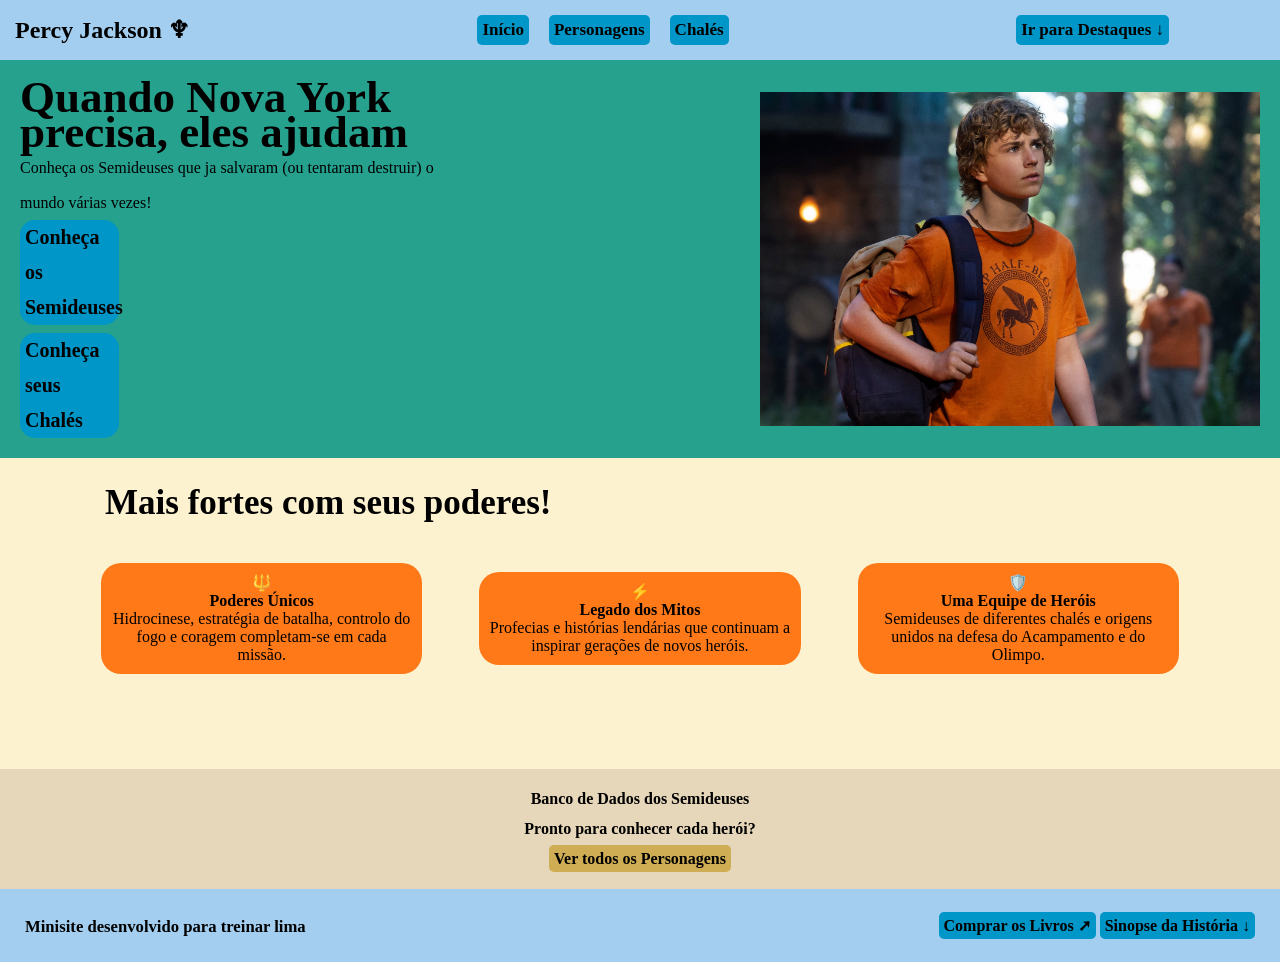
<file: index.html>
<!DOCTYPE html>
<html>
    <head>
    <meta charset="UTF-8"/>
    <title>Percy Jackson e  os Olimpianos</title>
    <link rel="stylesheet" href="css/style.css" />
    </head>
    <body>
        <header>
            <section>
            <h1>Percy Jackson ♆</h1>
            </section>
            <section id="botao-inicial">
            <a href="index.html" class="apertar"><b>Início</b></a>
            <a href="pages/personagens.html" class="apertar"><b>Personagens</b></a>
            <a href="pages/chales.html" class="apertar"><b>Chalés</b></a>
            </section>
            <a href="#destaque" class="apertar"><b>Ir para Destaques ↓</b></a>
        </header>
        <main>
            <section id="tela-inicial">
            <section>
            <h2><b>Quando Nova York precisa, eles ajudam</b></h2>
            <p>Conheça os Semideuses que ja salvaram (ou tentaram destruir) o mundo várias vezes!</p>
            <section id="conheca">
                <a href="pages/personagens.html" class="apertar-conheca"><b>Conheça os Semideuses</b></a>
                <a href="pages/chales.html" class="apertar-conheca"><b>Conheça seus Chalés</b></a>
            </section>
            </section>
            <img src="assets/img/percy.png" a="Série do Percy Jackson">
            </section>
            <section id="destaque">
                <h3 id="poderes">Mais fortes com seus poderes!</h3>
                <section id="cards">
                    <article id="unicos">
                        <p>🔱</p>
                        <h4>Poderes Únicos</h4>
                        <p>Hidrocinese, estratégia de batalha, controlo do fogo e coragem completam-se em cada missão.</p>
                    </article>
                     <article id="mitos">
                        <p>⚡</p>
                        <h4>Legado dos Mitos</h4>
                        <p>Profecias e histórias lendárias que continuam a inspirar gerações de novos heróis.</p>
                    </article>
                     <article id="equipe">
                        <p>🛡️</p>
                        <h4>Uma Equipe de Heróis</h4>
                        <p>Semideuses de diferentes chalés e origens unidos na defesa do Acampamento e do Olimpo.</p>
                    </article>
                </section>
            </section>
            <section id="parte-baixo">
                <p><b>Banco de Dados dos Semideuses</b></p>
                <p><b>Pronto para conhecer cada herói?</b></p>
                <a href="pages/personagens.html" id="aperta-percy"><b>Ver todos os Personagens</b></a>
            </section>
        </main>
        <footer>
            <section id="treinar">
            <p id="minisite"><b><small>Minisite desenvolvido para treinar lima</small></b></p>
            <article>
            <a href="https://www.google.com/url?sa=t&rct=j&q=&esrc=s&source=web&cd=&cad=rja&uact=8&ved=2ahUKEwjXt6Tj75mXAxVbBbkGHcnbN0wQFnoECB0QAQ&url=https%3A%2F%2Fwww.amazon.com.br%2FBox-Percy-Jackson-olimpianos-edi%25C3%25A7%25C3%25A3o%2Fdp%2F8551008889&usg=AOvVaw3_W7PD1lvLU8xLoU_dK3vC&opi=89978449" target="_blank" rel="noreferrer" class="apertar"><b>Comprar os Livros ➚</b></a>
            <a href="assets/files/sinopse-historia.txt" class="apertar"><b>Sinopse da História ↓</b></a>
            </article>
            </section>
        </footer>
    </body>
</html>
</file>
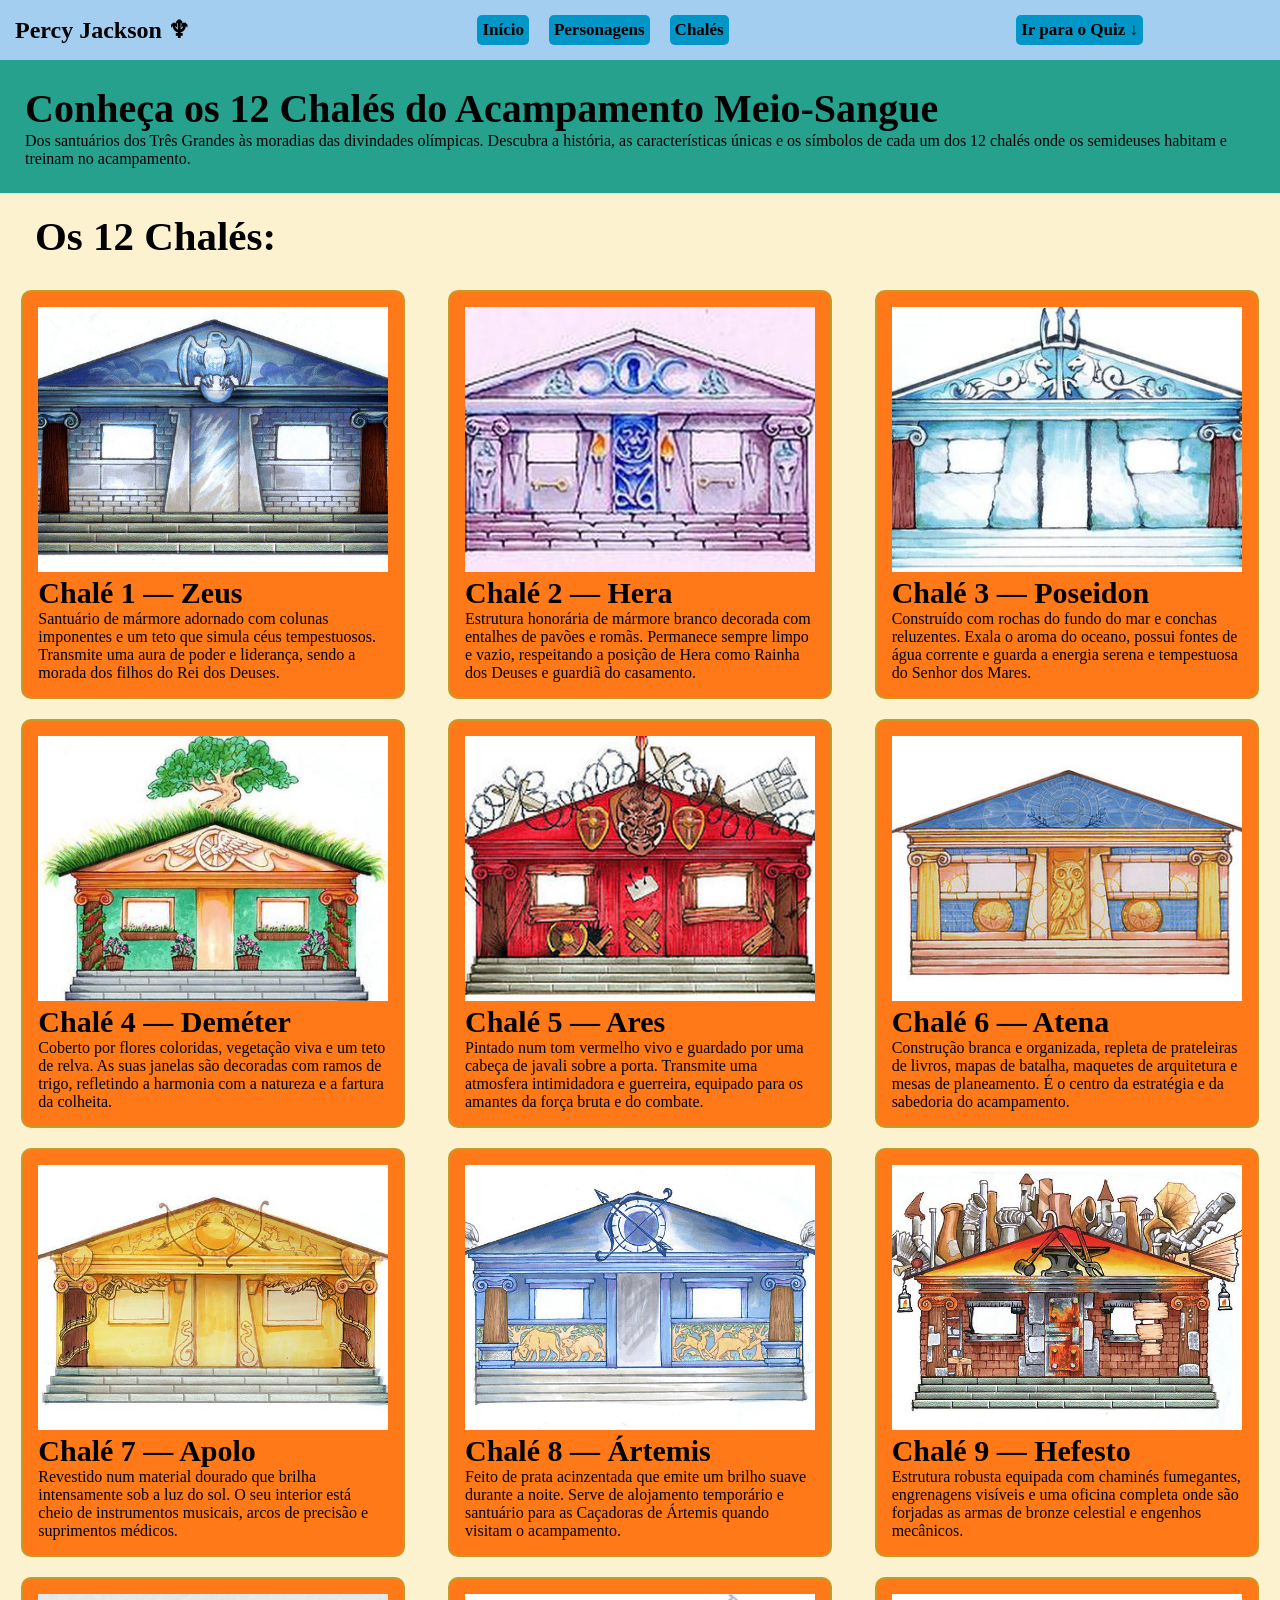
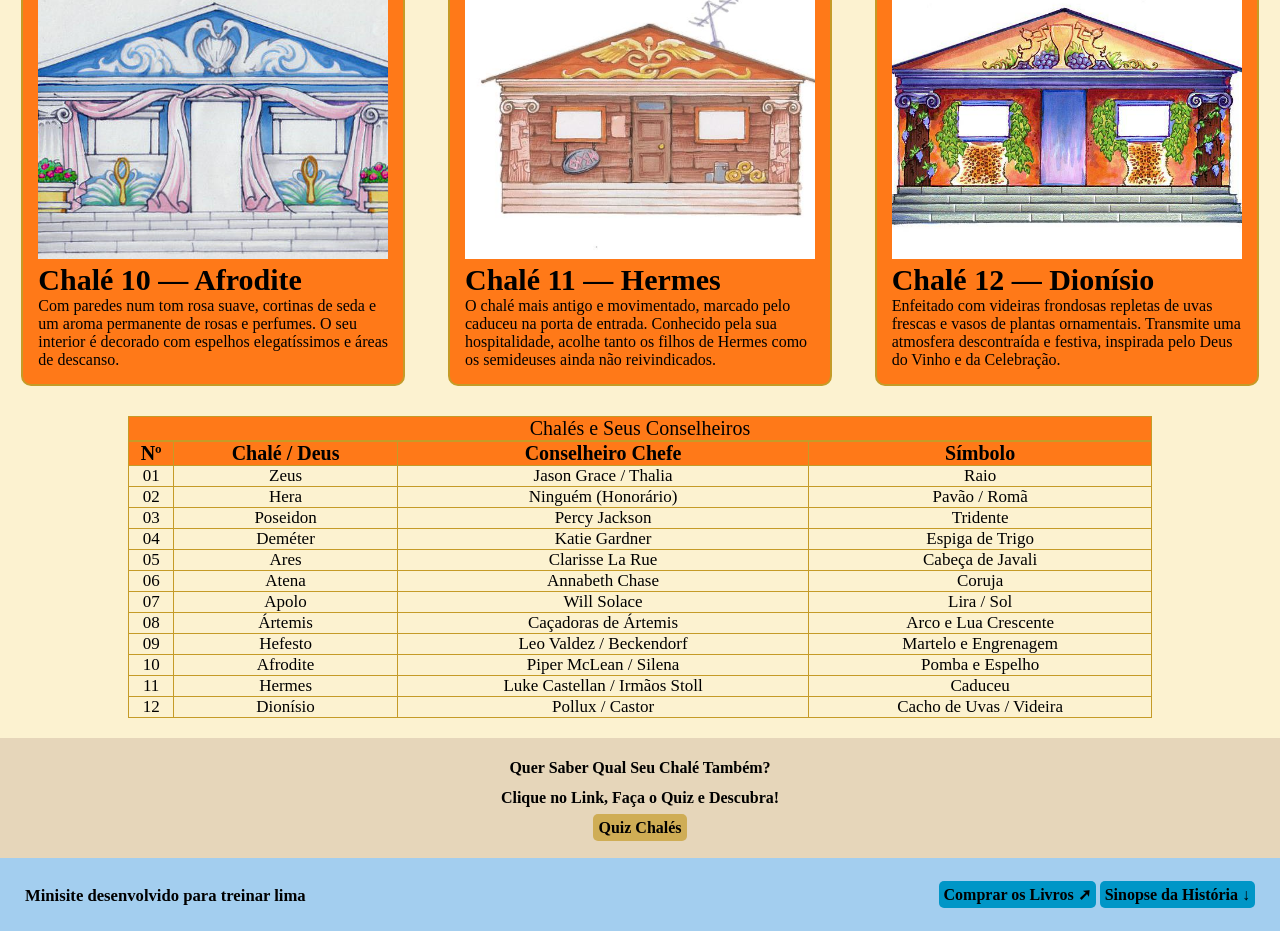
<file: pages/chales.html>
<!DOCTYPE html>
<html>
    <head>
    <meta charset="UTF-8"/>
    <title>Chalés</title>
    <link rel="stylesheet" href="../css/chales.css" />
    </head>
    <body>
        <header>
            <section>
            <h1>Percy Jackson ♆</h1>
            </section>
            <section id="botao-inicial">
            <a href="../index.html" class="apertar"><b>Início</b></a>
            <a href="personagens.html" class="apertar"><b>Personagens</b></a>
            <a href="chales.html" class="apertar"><b>Chalés</b></a>
            </section>
            <a href="#parte-baixo" class="apertar"><b>Ir para o Quiz ↓</b></a>
        </header>
        <main>
            <section id="inicio">
            <h2 id="conheca"><b>Conheça os 12 Chalés do Acampamento Meio-Sangue</b></h2>
            <p>Dos santuários dos Três Grandes às moradias das divindades olímpicas. Descubra a história, as características únicas e os símbolos de cada um dos 12 chalés onde os semideuses habitam e treinam no acampamento.</p>
            </section>
            <section id="titulo-cards">
                <h3>Os 12 Chalés:</h3>
            </section>
            <section id="cards">
                <section class="card">
                <img src="../assets/img/chale1.png" alt="Chalé 1 — Zeus">
                <p class="nomes"><b>Chalé 1 — Zeus</b></p>
                <p>Santuário de mármore adornado com colunas imponentes e um teto que simula céus tempestuosos. Transmite uma aura de poder e liderança, sendo a morada dos filhos do Rei dos Deuses.</p>
                </section>
                <section class="card">
                <img src="../assets/img/chale2.png" alt="Chalé 2 — Hera">
                <p class="nomes"><b>Chalé 2 — Hera</b></p>
                <p>Estrutura honorária de mármore branco decorada com entalhes de pavões e romãs. Permanece sempre limpo e vazio, respeitando a posição de Hera como Rainha dos Deuses e guardiã do casamento.</p>
                </section>
                <section class="card">
                <img src="../assets/img/chale3.png" alt="Chalé 3 — Poseidon">
                <p class="nomes"><b>Chalé 3 — Poseidon</b></p>
                <p>Construído com rochas do fundo do mar e conchas reluzentes. Exala o aroma do oceano, possui fontes de água corrente e guarda a energia serena e tempestuosa do Senhor dos Mares.</p>
                </section>
                <section class="card">
                <img src="../assets/img/chale4.png" alt="Chalé 4 — Deméter">
                <p class="nomes"><b>Chalé 4 — Deméter</b></p>
                <p>Coberto por flores coloridas, vegetação viva e um teto de relva. As suas janelas são decoradas com ramos de trigo, refletindo a harmonia com a natureza e a fartura da colheita.</p>
                </section>
                <section class="card">
                <img src="../assets/img/chale5.png" alt="Chalé 5 — Ares">
                <p class="nomes"><b>Chalé 5 — Ares</b></p>
                <p>Pintado num tom vermelho vivo e guardado por uma cabeça de javali sobre a porta. Transmite uma atmosfera intimidadora e guerreira, equipado para os amantes da força bruta e do combate.</p>
                </section>
                <section class="card">
                <img src="../assets/img/chale6.png" alt="Chalé 6 — Atena">
                <p class="nomes"><b>Chalé 6 — Atena</b></p>
                <p>Construção branca e organizada, repleta de prateleiras de livros, mapas de batalha, maquetes de arquitetura e mesas de planeamento. É o centro da estratégia e da sabedoria do acampamento.</p>
                </section>
                <section class="card">
                <img src="../assets/img/chale7.png" alt="Chalé 7 — Apolo">
                <p class="nomes"><b>Chalé 7 — Apolo</b></p>
                <p>Revestido num material dourado que brilha intensamente sob a luz do sol. O seu interior está cheio de instrumentos musicais, arcos de precisão e suprimentos médicos.</p>
                </section>
                <section class="card">
                <img src="../assets/img/chale8.png" alt="Chalé 8 — Ártemis">
                <p class="nomes"><b>Chalé 8 — Ártemis</b></p>
                <p>Feito de prata acinzentada que emite um brilho suave durante a noite. Serve de alojamento temporário e santuário para as Caçadoras de Ártemis quando visitam o acampamento.</p>
                </section>
                <section class="card">
                <img src="../assets/img/chale9.png" alt="Chalé 9 — Hefesto">
                <p class="nomes"><b>Chalé 9 — Hefesto</b></p>
                <p>Estrutura robusta equipada com chaminés fumegantes, engrenagens visíveis e uma oficina completa onde são forjadas as armas de bronze celestial e engenhos mecânicos.</p>
                </section>
                <section class="card">
                <img src="../assets/img/chale10.png" alt="Chalé 10 — Afrodite">
                <p class="nomes"><b>Chalé 10 — Afrodite</b></p>
                <p>Com paredes num tom rosa suave, cortinas de seda e um aroma permanente de rosas e perfumes. O seu interior é decorado com espelhos elegatíssimos e áreas de descanso.</p>
                </section>
                <section class="card">
                <img src="../assets/img/chale11.png" alt="Chalé 11 — Hermes">
                <p class="nomes"><b>Chalé 11 — Hermes</b></p>
                <p>O chalé mais antigo e movimentado, marcado pelo caduceu na porta de entrada. Conhecido pela sua hospitalidade, acolhe tanto os filhos de Hermes como os semideuses ainda não reivindicados.</p>
                </section>
                <section class="card">
                <img src="../assets/img/chale12.png" alt="Chalé 12 — Dionísio">
                <p class="nomes"><b>Chalé 12 — Dionísio</b></p>
                <p>Enfeitado com videiras frondosas repletas de uvas frescas e vasos de plantas ornamentais. Transmite uma atmosfera descontraída e festiva, inspirada pelo Deus do Vinho e da Celebração.</p>
                </section>
            </section>
            <section id="tabela">
                <table>
                    <caption>Chalés e Seus Conselheiros</caption>
                    <thead>
                        <th>Nº</th>
                        <th>Chalé / Deus</th>
                        <th>Conselheiro Chefe</th>
                        <th>Símbolo</th>
                    </thead>
                    <tbody>
                        <tr>
                            <td>01</td>
                            <td>Zeus</td>
                            <td>Jason Grace / Thalia</td>
                            <td>Raio</td>
                        </tr>
                         <tr>
                            <td>02</td>
                            <td>Hera</td>
                            <td>Ninguém (Honorário)</td>
                            <td>Pavão / Romã</td>
                        </tr>
                         <tr>
                            <td>03</td>
                            <td>Poseidon</td>
                            <td>Percy Jackson</td>
                            <td>Tridente</td>
                        </tr>
                         <tr>
                            <td>04</td>
                            <td>Deméter</td>
                            <td>Katie Gardner</td>
                            <td>Espiga de Trigo</td>
                        </tr>
                         <tr>
                            <td>05</td>
                            <td>Ares</td>
                            <td>Clarisse La Rue</td>
                            <td>Cabeça de Javali</td>
                        </tr>
                         <tr>
                            <td>06</td>
                            <td>Atena</td>
                            <td>Annabeth Chase</td>
                            <td>Coruja</td>
                        </tr>
                         <tr>
                            <td>07</td>
                            <td>Apolo</td>
                            <td>Will Solace</td>
                            <td>Lira / Sol</td>
                        </tr>
                         <tr>
                            <td>08</td>
                            <td>Ártemis</td>
                            <td>Caçadoras de Ártemis</td>
                            <td>Arco e Lua Crescente</td>
                        </tr>
                         <tr>
                            <td>09</td>
                            <td>Hefesto</td>
                            <td>Leo Valdez / Beckendorf</td>
                            <td>Martelo e Engrenagem</td>
                        </tr>
                         <tr>
                            <td>10</td>
                            <td>Afrodite</td>
                            <td>Piper McLean / Silena</td>
                            <td>Pomba e Espelho</td>
                        </tr>
                         <tr>
                            <td>11</td>
                            <td>Hermes</td>
                            <td>Luke Castellan / Irmãos Stoll</td>
                            <td>Caduceu</td>
                        </tr>
                         <tr>
                            <td>12</td>
                            <td>Dionísio</td>
                            <td>Pollux / Castor</td>
                            <td>Cacho de Uvas / Videira</td>
                        </tr>
                    </tbody>
                </table>
            </section>
            <section id="parte-baixo">
                <p><b>Quer Saber Qual Seu Chalé Também?</b></p>
                <p><b>Clique no Link, Faça o Quiz e Descubra!</b></p>
                <a href="https://percyjacksoncabin.com/pt-br" target="_blank" rel="noreferrer"  id="aperta-quiz"><b>Quiz Chalés</b></a>
            </section>
        </main>
        <footer>
            <section id="treinar">
            <p id="minisite"><b><small>Minisite desenvolvido para treinar lima</small></b></p>
            <article>
            <a href="https://www.google.com/url?sa=t&rct=j&q=&esrc=s&source=web&cd=&cad=rja&uact=8&ved=2ahUKEwjXt6Tj75mXAxVbBbkGHcnbN0wQFnoECB0QAQ&url=https%3A%2F%2Fwww.amazon.com.br%2FBox-Percy-Jackson-olimpianos-edi%25C3%25A7%25C3%25A3o%2Fdp%2F8551008889&usg=AOvVaw3_W7PD1lvLU8xLoU_dK3vC&opi=89978449" target="_blank" rel="noreferrer" class="apertar"><b>Comprar os Livros ➚</b></a>
            <a href="../assets/files/sinopse-historia.txt" download class="apertar"><b>Sinopse da História ↓</b></a>
            </article>
            </section>
        </footer>
    </body>
</html>
</file>
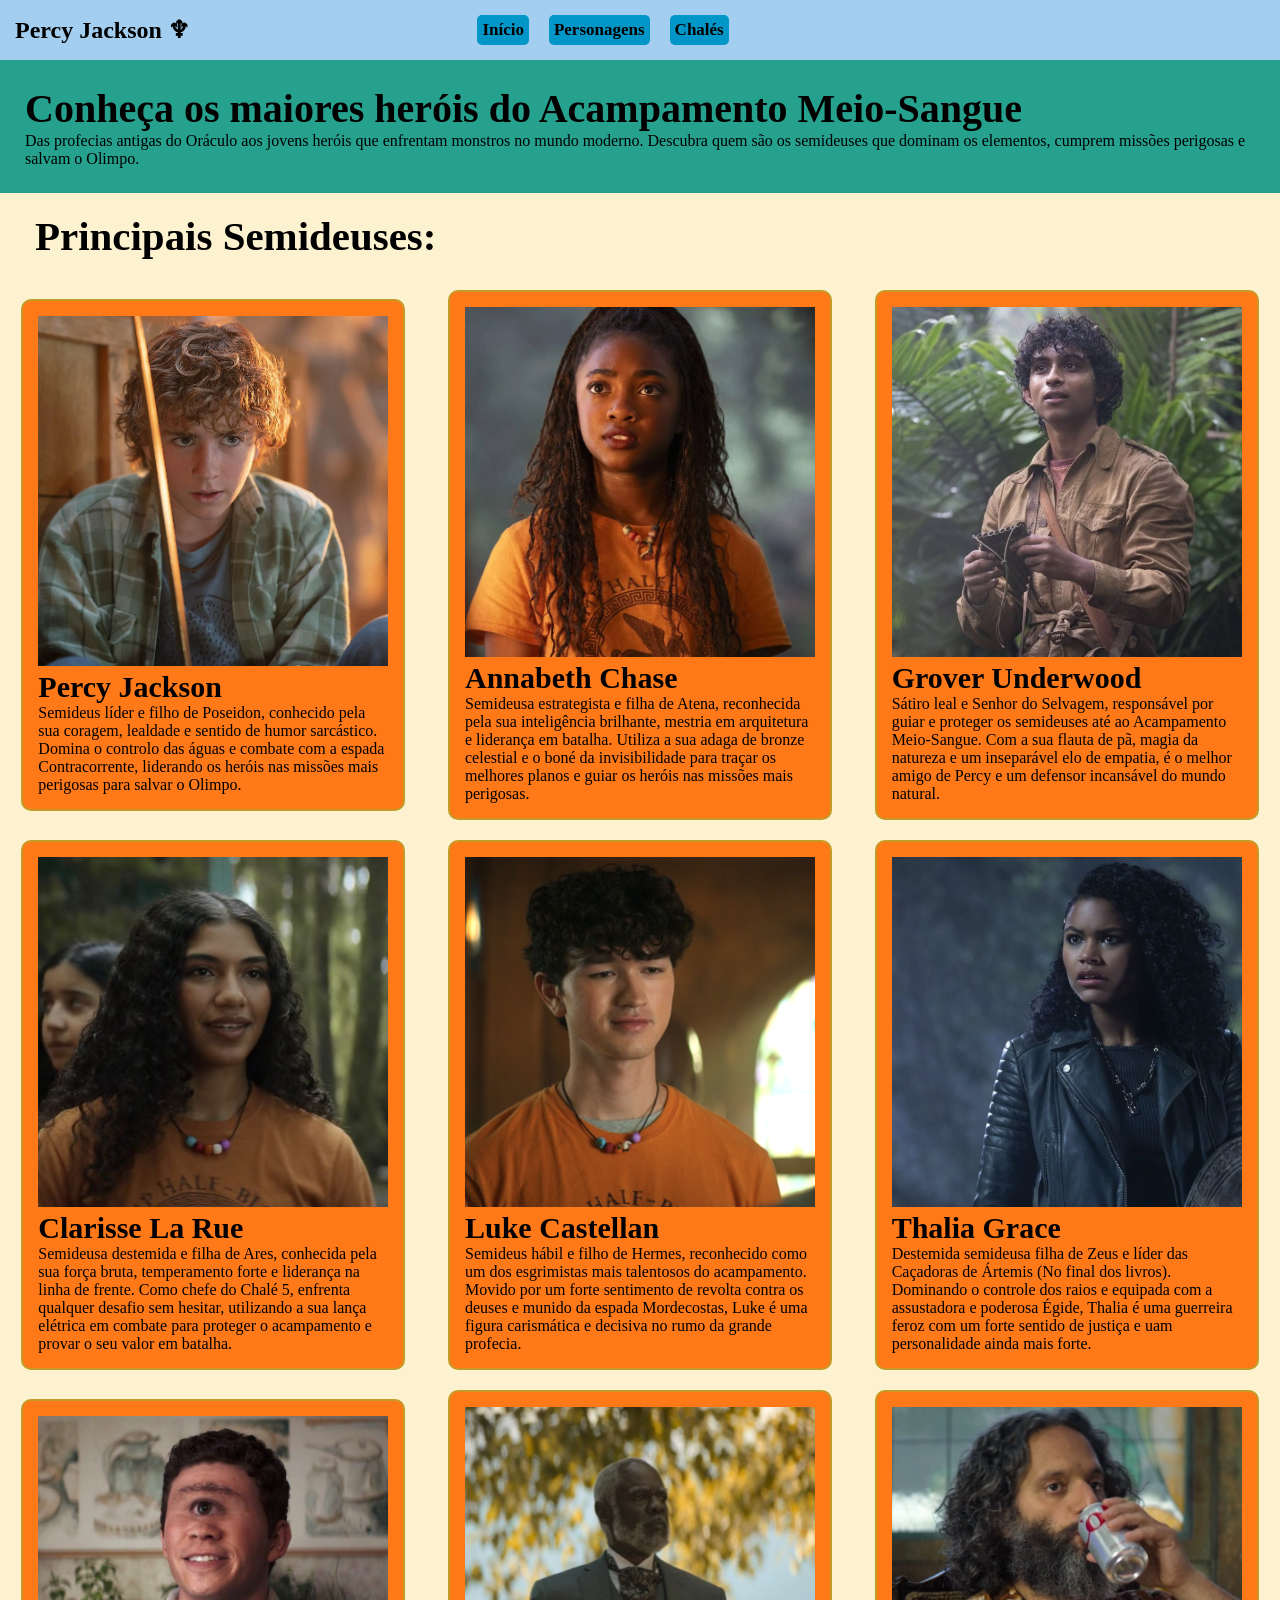
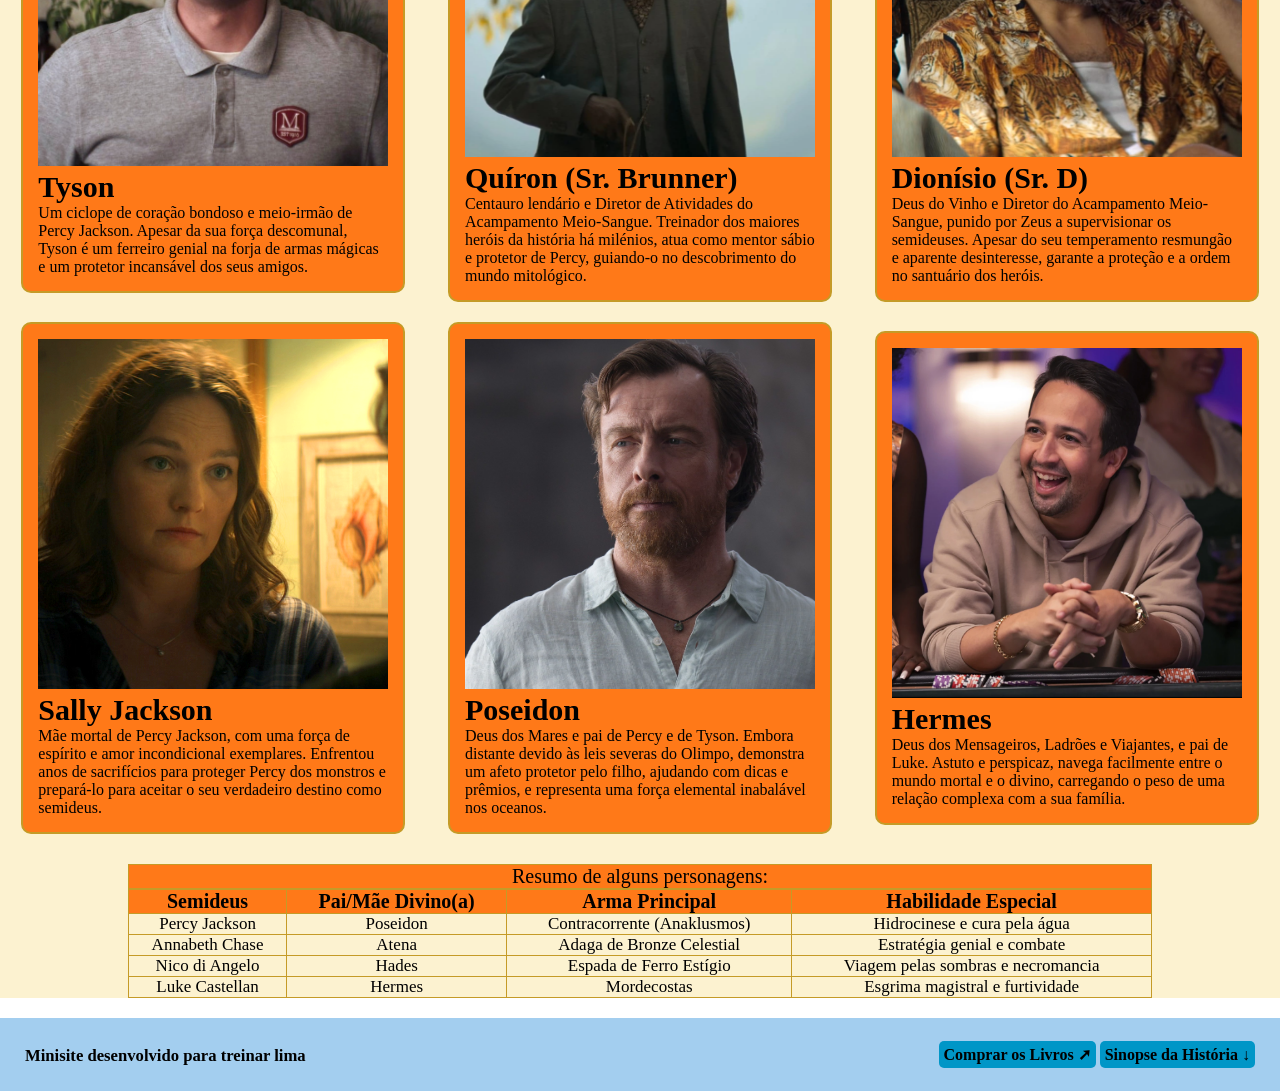
<file: pages/personagens.html>
<!DOCTYPE html>
<html>
    <head>
    <meta charset="UTF-8"/>
    <title>Personagens</title>
    <link rel="stylesheet" href="../css/personagens.css" />
    </head>
    <body>
        <header>
            <section>
            <h1>Percy Jackson ♆</h1>
            </section>
            <section id="botao-inicial">
            <a href="../index.html" class="apertar"><b>Início</b></a>
            <a href="personagens.html" class="apertar"><b>Personagens</b></a>
            <a href="chales.html" class="apertar"><b>Chalés</b></a>
            </section>
        </header>
        <main>
            <section id="inicio">
            <h2 id="conheca"><b>Conheça os maiores heróis do Acampamento Meio-Sangue</b></h2>
            <p>Das profecias antigas do Oráculo aos jovens heróis que enfrentam monstros no mundo moderno. Descubra quem são os semideuses que dominam os elementos, cumprem missões perigosas e salvam o Olimpo.</p>
            </section>
            <section id="titulo-cards">
                <h3>Principais Semideuses:</h3>
            </section>
            <section id="cards">
                <section class="card">
                <img src="../assets/img/jackson.png" alt="Percy Jackson segurando sua espada">
                <p class="nomes"><b>Percy Jackson</b></p>
                <p>Semideus líder e filho de Poseidon, conhecido pela sua coragem, lealdade e sentido de humor sarcástico. Domina o controlo das águas e combate com a espada Contracorrente, liderando os heróis nas missões mais perigosas para salvar o Olimpo.</p>
                </section>
                <section class="card">
                <img src="../assets/img/annabeth.png" alt="Annabeth Chase">
                <p class="nomes"><b>Annabeth Chase</b></p>
                <p>Semideusa estrategista e filha de Atena, reconhecida pela sua inteligência brilhante, mestria em arquitetura e liderança em batalha. Utiliza a sua adaga de bronze celestial e o boné da invisibilidade para traçar os melhores planos e guiar os heróis nas missões mais perigosas.</p>
                </section>
                <section class="card">
                <img src="../assets/img/grover.png" alt="Grover Underwood">
                <p class="nomes"><b>Grover Underwood</b></p>
                <p>Sátiro leal e Senhor do Selvagem, responsável por guiar e proteger os semideuses até ao Acampamento Meio-Sangue. Com a sua flauta de pã, magia da natureza e um inseparável elo de empatia, é o melhor amigo de Percy e um defensor incansável do mundo natural.</p>
                </section>
                <section class="card">
                <img src="../assets/img/clarisse.png" alt="Clarisse La Rue">
                <p class="nomes"><b>Clarisse La Rue</b></p>
                <p>Semideusa destemida e filha de Ares, conhecida pela sua força bruta, temperamento forte e liderança na linha de frente. Como chefe do Chalé 5, enfrenta qualquer desafio sem hesitar, utilizando a sua lança elétrica em combate para proteger o acampamento e provar o seu valor em batalha.</p>
                </section>
                <section class="card">
                <img src="../assets/img/luke.png" alt="Luke Castellan">
                <p class="nomes"><b>Luke Castellan</b></p>
                <p>Semideus hábil e filho de Hermes, reconhecido como um dos esgrimistas mais talentosos do acampamento. Movido por um forte sentimento de revolta contra os deuses e munido da espada Mordecostas, Luke é uma figura carismática e decisiva no rumo da grande profecia.</p>
                </section>
                <section class="card">
                <img src="../assets/img/thalia.png" alt="Thalia Grace">
                <p class="nomes"><b>Thalia Grace</b></p>
                <p>Destemida semideusa filha de Zeus e líder das Caçadoras de Ártemis (No final dos livros). Dominando o controle dos raios e equipada com a assustadora e poderosa Égide, Thalia é uma guerreira feroz com um forte sentido de justiça e uam personalidade ainda mais forte.</p>
                </section>
                <section class="card">
                <img src="../assets/img/tyson.png" alt="Tyson">
                <p class="nomes"><b>Tyson</b></p>
                <p>Um ciclope de coração bondoso e meio-irmão de Percy Jackson. Apesar da sua força descomunal, Tyson é um ferreiro genial na forja de armas mágicas e um protetor incansável dos seus amigos.</p>
                </section>
                <section class="card">
                <img src="../assets/img/quiron.png" alt="Quíron (Sr. Brunner)">
                <p class="nomes"><b>Quíron (Sr. Brunner)</b></p>
                <p>Centauro lendário e Diretor de Atividades do Acampamento Meio-Sangue. Treinador dos maiores heróis da história há milénios, atua como mentor sábio e protetor de Percy, guiando-o no descobrimento do mundo mitológico.</p>
                </section>
                <section class="card">
                <img src="../assets/img/sr-d.png" alt="Dionísio (Sr. D)">
                <p class="nomes"><b>Dionísio (Sr. D)</b></p>
                <p>Deus do Vinho e Diretor do Acampamento Meio-Sangue, punido por Zeus a supervisionar os semideuses. Apesar do seu temperamento resmungão e aparente desinteresse, garante a proteção e a ordem no santuário dos heróis.</p>
                </section>
                <section class="card">
                <img src="../assets/img/sally.png" alt="Sally Jackson">
                <p class="nomes"><b>Sally Jackson</b></p>
                <p>Mãe mortal de Percy Jackson, com uma força de espírito e amor incondicional exemplares. Enfrentou anos de sacrifícios para proteger Percy dos monstros e prepará-lo para aceitar o seu verdadeiro destino como semideus.</p>
                </section>
                <section class="card">
                <img src="../assets/img/poseidon.png" alt="Poseidon">
                <p class="nomes"><b>Poseidon</b></p>
                <p>Deus dos Mares e pai de Percy e de Tyson. Embora distante devido às leis severas do Olimpo, demonstra um afeto protetor pelo filho, ajudando com dicas e prêmios, e representa uma força elemental inabalável nos oceanos.</p>
                </section>
                <section class="card">
                <img src="../assets/img/hermes.png" alt="Hermes">
                <p class="nomes"><b>Hermes</b></p>
                <p>Deus dos Mensageiros, Ladrões e Viajantes, e pai de Luke. Astuto e perspicaz, navega facilmente entre o mundo mortal e o divino, carregando o peso de uma relação complexa com a sua família.</p>
                </section>
            </section>
            <section id="tabela">
                <table>
                    <caption>Resumo de alguns personagens:</caption>
                    <thead>
                        <th>Semideus</th>
                        <th>Pai/Mãe Divino(a)</th>
                        <th>Arma Principal</th>
                        <th>Habilidade Especial</th>
                    </thead>
                    <tbody>
                        <tr>
                            <td>Percy Jackson</td>
                            <td>Poseidon</td>
                            <td>Contracorrente (Anaklusmos)</td>
                            <td>Hidrocinese e cura pela água</td>
                        </tr>
                        <tr>
                            <td>Annabeth Chase</td>
                            <td>Atena</td>
                            <td>Adaga de Bronze Celestial</td>
                            <td>Estratégia genial e combate</td>
                        </tr>
                        <tr>
                            <td>Nico di Angelo</td>
                            <td>Hades</td>
                            <td>Espada de Ferro Estígio</td>
                            <td>Viagem pelas sombras e necromancia</td>
                        </tr>
                        <tr>
                            <td>Luke Castellan</td>
                            <td>Hermes</td>
                            <td>Mordecostas</td>
                            <td>Esgrima magistral e furtividade</td>
                        </tr>
                    </tbody>
                </table>
            </section>
        </main>
        <footer>
            <section id="treinar">
            <p id="minisite"><b><small>Minisite desenvolvido para treinar lima</small></b></p>
            <article>
            <a href="https://www.google.com/url?sa=t&rct=j&q=&esrc=s&source=web&cd=&cad=rja&uact=8&ved=2ahUKEwjXt6Tj75mXAxVbBbkGHcnbN0wQFnoECB0QAQ&url=https%3A%2F%2Fwww.amazon.com.br%2FBox-Percy-Jackson-olimpianos-edi%25C3%25A7%25C3%25A3o%2Fdp%2F8551008889&usg=AOvVaw3_W7PD1lvLU8xLoU_dK3vC&opi=89978449" target="_blank" rel="noreferrer" class="apertar"><b>Comprar os Livros ➚</b></a>
            <a href="../assets/files/sinopse-historia.txt" download class="apertar"><b>Sinopse da História ↓</b></a>
            </article>
            </section>
        </footer>
    </body>
</html>
</file>
<file: css/style.css>
* {
    padding: 0;
    margin: 0;
    box-sizing: border-box;
}

header {
    background-color: #A3CEEF;
    display: flex;
    align-items: center;
    gap: 23%;
    padding: 15px;
}

a {
    text-decoration: none;
    color:black;
}

#botao-inicial {
    display: flex;
    gap: 20px;
}

.apertar {
    background-color: #0096C7;
    padding: 5px;
    border-radius: 5px;
}

.apertar-conheca {
    background-color: #0096C7;
    padding: 0px 5px;
    border-radius: 15px;
    font-size: 20px;
}

header a {
    font-size: 17px;
}

#tela-inicial {
    background-color: #25a18e;
    display: flex;
    align-items: center;
    align-content: center;
    gap: 25%;
    line-height: 35px;
    padding: 20px;
    flex-wrap: nowrap;
}

#conheca{
    display: flex;
    flex-direction: column;
    width: 23%;
    gap: 8px;
    flex-wrap: nowrap;
}

main {
    background-color: #fcf2d0;
}

h2 {
    font-size: 45px;
}

#tela-inicial img {
    width: 500px;
    height: auto;
}

#destaque {
    padding: 25px;
}

#cards {
    display: flex;
    align-items:center;
    text-align: center;
    justify-content: space-evenly;
    gap: 1px;
    margin-bottom: 50px;
    padding: 20px;
    margin-top: 20px;
}

#poderes {
    margin-left: 80px;
    font-size: 35px;
}

#unicos {
    background-color: #ff6a00e1;
    border-radius: 20px;
    padding: 10px;
    width: 27%;
}

#mitos {
    background-color: #ff6a00e1;
    border-radius: 20px;
    padding: 10px;
    width: 27%;
}

#equipe {
    background-color: #ff6a00e1;
    border-radius: 20px;
    padding: 10px;
    width: 27%;
}

#parte-baixo {
    text-align: center;
    line-height: 30px;
    padding: 15px;
    background-color: #ddcab0b2;
}

#aperta-percy {
    background-color: #c59b27ae;
    padding: 5px;
    border-radius: 5px;
}

#treinar {
    display: flex;
    align-items: center;
    text-align: center;
    justify-content: space-between;
    padding: 25px;
    background-color: #A3CEEF;
}

#minisite {
    font-size: 20px;
}
</file>
<file: css/chales.css>
* {
    padding: 0;
    margin: 0;
    box-sizing: border-box;
}

header {
    background-color: #A3CEEF;
    display: flex;
    align-items: center;
    gap: 23%;
    padding: 15px;
}

a {
    text-decoration: none;
    color:black;
}

#botao-inicial {
    display: flex;
    gap: 20px;
}

.apertar {
    background-color: #0096C7;
    padding: 5px;
    border-radius: 5px;
}

header a {
    font-size: 17px;
}

#inicio {
    background-color: #25a18e;
    padding: 25px;
}

#conheca {
    font-size: 40px;
}

#titulo-cards {
    font-size: 35px;
    padding: 20px;
    margin-left: 15px;
}

main {
    background-color: #fcf2d0;
}

.card {
    background-color: #ff6a00e1;
    width: 30%;
    padding: 15px;
    margin: 10px;
    border-radius: 10px;
    border: 2px solid #C59B27;
}

.card img {
    width: 100%;
    object-fit: cover;
    height: 265px;
}

.nomes {
    font-size: 30px;
}

#cards {
    display: flex;
    flex-wrap: wrap;
    align-items: center;
    justify-content: space-around;
}

table {
    width: 80%;
    text-align: center;
    border-collapse: collapse;
    margin: 20px;
    margin-left: auto;
    margin-right: auto;
}

th, td, caption {
    border: 1px solid #C59B27;
}

th, caption {
    font-size: 20px;
    background-color: #ff6a00e1;
}

td {
    font-size: 17px;
}

#aperta-quiz {
    background-color: #c59b27ae;
    padding: 5px;
    border-radius: 5px;
}

#parte-baixo {
    text-align: center;
    line-height: 30px;
    background-color: #ddcab0b2;
    padding: 15px;
}

#treinar {
    display: flex;
    align-items: center;
    text-align: center;
    justify-content: space-between;
    padding: 25px;
    background-color: #A3CEEF;
}

#minisite {
    font-size: 20px;
}
</file>
<file: css/personagens.css>
* {
    padding: 0;
    margin: 0;
    box-sizing: border-box;
}

header {
    background-color: #A3CEEF;
    display: flex;
    align-items: center;
    gap: 23%;
    padding: 15px;
}

a {
    text-decoration: none;
    color:black;
}

#botao-inicial {
    display: flex;
    gap: 20px;
}

.apertar {
    background-color: #0096C7;
    padding: 5px;
    border-radius: 5px;
}

header a {
    font-size: 17px;
}

#inicio {
    background-color: #25a18e;
    padding: 25px;
}

#conheca {
    font-size: 40px;
}

#titulo-cards {
    font-size: 35px;
    padding: 20px;
    margin-left: 15px;
}

main {
    background-color: #fcf2d0;
}

.card {
    background-color: #ff6a00e1;
    width: 30%;
    padding: 15px;
    margin: 10px;
    border-radius: 10px;
    border: 2px solid #C59B27;
}

.card img {
    width: 100%;
    object-fit: cover;
    height: 350px;
}

.nomes {
    font-size: 30px;
}

#cards {
    display: flex;
    flex-wrap: wrap;
    align-items: center;
    justify-content: space-around;
}

table {
    width: 80%;
    text-align: center;
    border-collapse: collapse;
    margin: 20px;
    margin-left: auto;
    margin-right: auto;
}

th, td, caption {
    border: 1px solid #C59B27;
}

th, caption {
    background-color: #ff6a00e1;
    font-size: 20px;
    text-align: center;
}

td {
    font-size: 17px;
}

#treinar {
    display: flex;
    align-items: center;
    text-align: center;
    justify-content: space-between;
    padding: 25px;
    background-color: #A3CEEF;
}

#minisite {
    font-size: 20px;
}
</file>
